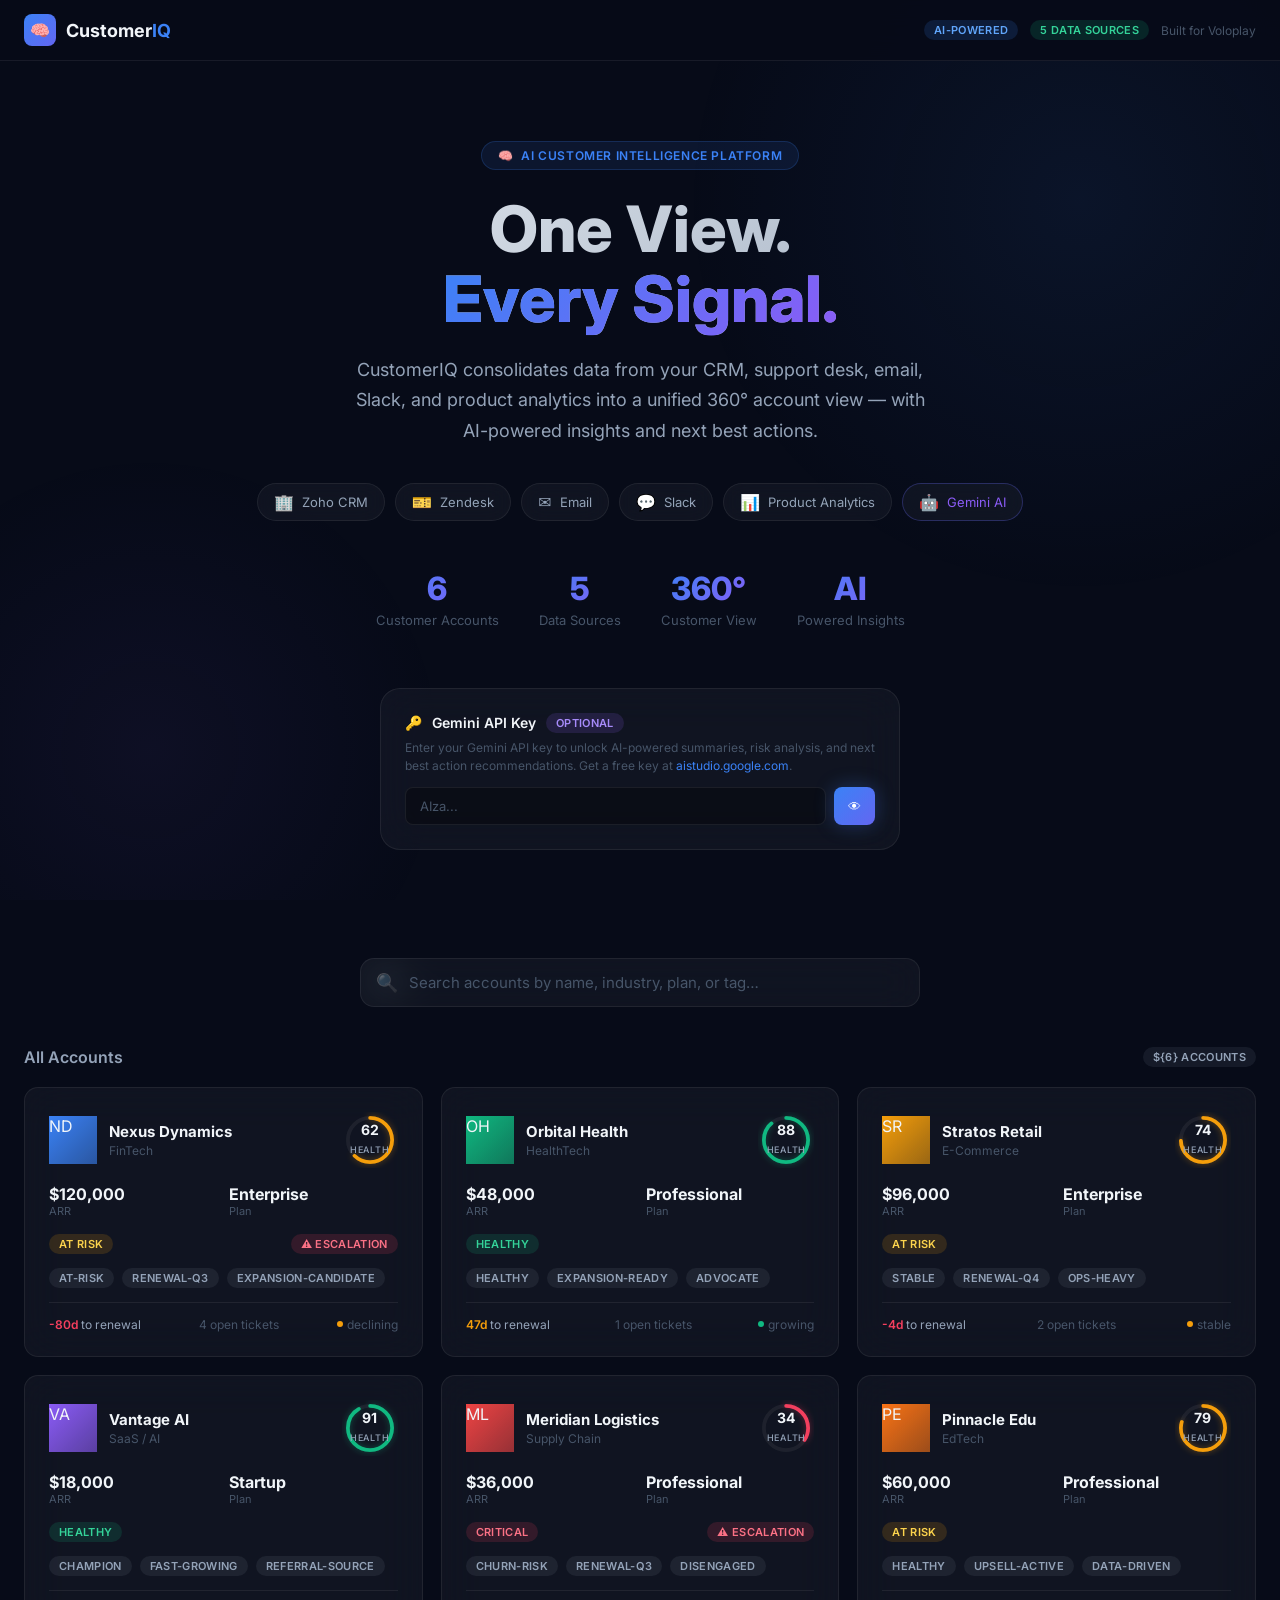
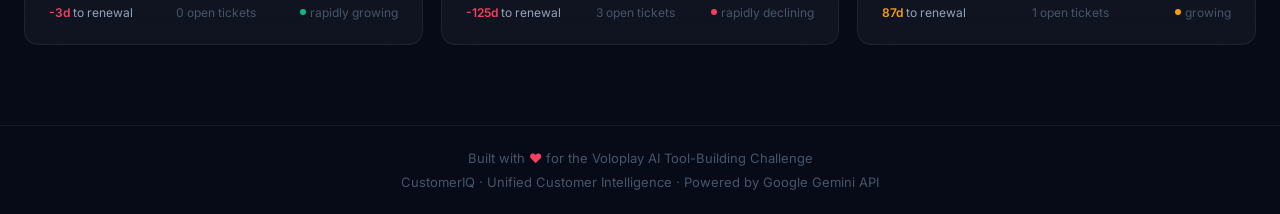
<file: index.html>
<!DOCTYPE html>
<html lang="en">
<head>
  <meta charset="UTF-8">
  <meta name="viewport" content="width=device-width, initial-scale=1.0">
  <title>CustomerIQ — Unified Customer Intelligence Platform</title>
  <meta name="description" content="CustomerIQ consolidates CRM, support tickets, email, Slack, and product usage data into a single AI-powered customer view with risk signals and next best actions.">

  <link rel="preconnect" href="https://fonts.googleapis.com">
  <link rel="preconnect" href="https://fonts.gstatic.com" crossorigin>
  <link rel="stylesheet" href="styles/main.css">
  <style>
    /* ── Landing Page Specific ── */
    .hero {
      padding: 80px 0 60px;
      text-align: center;
      position: relative;
    }
    .hero-eyebrow {
      display: inline-flex;
      align-items: center;
      gap: 8px;
      padding: 6px 16px;
      border-radius: 100px;
      background: rgba(59,130,246,0.1);
      border: 1px solid rgba(59,130,246,0.2);
      font-size: 12px;
      font-weight: 600;
      color: var(--blue);
      letter-spacing: 0.05em;
      text-transform: uppercase;
      margin-bottom: 24px;
    }
    .hero-title {
      font-size: clamp(36px, 6vw, 64px);
      font-weight: 800;
      line-height: 1.1;
      margin-bottom: 20px;
      background: linear-gradient(135deg, #F1F5F9 0%, #94A3B8 100%);
      -webkit-background-clip: text;
      -webkit-text-fill-color: transparent;
      background-clip: text;
    }
    .hero-title span {
      background: linear-gradient(135deg, #3B82F6, #8B5CF6);
      -webkit-background-clip: text;
      -webkit-text-fill-color: transparent;
      background-clip: text;
    }
    .hero-subtitle {
      font-size: 18px;
      color: var(--text-secondary);
      max-width: 580px;
      margin: 0 auto 36px;
      line-height: 1.7;
    }

    .sources-pill-row {
      display: flex;
      align-items: center;
      justify-content: center;
      gap: 10px;
      flex-wrap: wrap;
      margin-bottom: 48px;
    }
    .source-pill {
      display: flex;
      align-items: center;
      gap: 8px;
      padding: 8px 16px;
      background: var(--bg-card);
      border: 1px solid var(--border);
      border-radius: 100px;
      font-size: 13px;
      color: var(--text-secondary);
      backdrop-filter: blur(12px);
      transition: var(--transition);
    }
    .source-pill:hover { border-color: var(--border-bright); color: var(--text-primary); }
    .source-pill-icon { font-size: 16px; }

    .api-key-section {
      max-width: 520px;
      margin: 0 auto 48px;
      padding: 24px;
      background: var(--bg-card);
      border: 1px solid var(--border);
      border-radius: var(--radius-lg);
      backdrop-filter: blur(20px);
      text-align: left;
    }
    .api-key-title {
      display: flex;
      align-items: center;
      gap: 10px;
      font-size: 14px;
      font-weight: 600;
      margin-bottom: 6px;
    }
    .api-key-desc {
      font-size: 12px;
      color: var(--text-muted);
      margin-bottom: 12px;
      line-height: 1.5;
    }
    .api-key-input-row {
      display: flex;
      gap: 8px;
    }
    .api-key-field {
      flex: 1;
      padding: 10px 14px;
      background: rgba(0,0,0,0.3);
      border: 1px solid var(--border);
      border-radius: var(--radius-sm);
      color: var(--text-primary);
      font-size: 13px;
      outline: none;
      transition: var(--transition);
    }
    .api-key-field:focus {
      border-color: rgba(59,130,246,0.5);
      box-shadow: 0 0 0 3px rgba(59,130,246,0.1);
    }
    .api-key-field::placeholder { color: var(--text-muted); }

    .search-section {
      max-width: 560px;
      margin: 0 auto 40px;
      position: relative;
    }
    .search-icon {
      position: absolute;
      left: 16px;
      top: 50%;
      transform: translateY(-50%);
      font-size: 18px;
      pointer-events: none;
    }
    .search-input-field {
      width: 100%;
      padding: 14px 16px 14px 48px;
      background: rgba(255,255,255,0.04);
      border: 1px solid var(--border);
      border-radius: var(--radius);
      color: var(--text-primary);
      font-size: 15px;
      outline: none;
      transition: var(--transition);
      backdrop-filter: blur(20px);
    }
    .search-input-field:focus {
      border-color: rgba(59,130,246,0.4);
      box-shadow: 0 0 0 4px rgba(59,130,246,0.08);
      background: rgba(255,255,255,0.06);
    }
    .search-input-field::placeholder { color: var(--text-muted); }

    .accounts-section { padding-bottom: 80px; }
    .accounts-header {
      display: flex;
      align-items: center;
      justify-content: space-between;
      margin-bottom: 20px;
    }
    .accounts-title {
      font-size: 16px;
      font-weight: 600;
      color: var(--text-secondary);
    }
    .accounts-grid {
      display: grid;
      grid-template-columns: repeat(auto-fill, minmax(300px, 1fr));
      gap: 18px;
    }
    .account-card {
      cursor: pointer;
      transition: var(--transition-slow);
      position: relative;
      overflow: hidden;
    }
    .account-card::before {
      content: '';
      position: absolute;
      inset: 0;
      background: linear-gradient(135deg, rgba(59,130,246,0.04) 0%, transparent 60%);
      opacity: 0;
      transition: opacity 0.3s;
      pointer-events: none;
    }
    .account-card:hover {
      transform: translateY(-4px);
      border-color: rgba(59,130,246,0.25);
      box-shadow: 0 12px 40px rgba(0,0,0,0.4), 0 0 0 1px rgba(59,130,246,0.1);
    }
    .account-card:hover::before { opacity: 1; }

    .stats-row {
      display: flex;
      gap: 40px;
      justify-content: center;
      margin-bottom: 60px;
      flex-wrap: wrap;
    }
    .stat-box { text-align: center; }
    .stat-num {
      font-size: 32px;
      font-weight: 800;
      background: linear-gradient(135deg, #3B82F6, #8B5CF6);
      -webkit-background-clip: text;
      -webkit-text-fill-color: transparent;
      background-clip: text;
    }
    .stat-desc { font-size: 13px; color: var(--text-muted); margin-top: 4px; }

    footer {
      border-top: 1px solid var(--border);
      padding: 24px 0;
      text-align: center;
      font-size: 13px;
      color: var(--text-muted);
    }
  </style>
</head>
<body>
  <div class="bg-mesh"></div>

  <!-- Navigation -->
  <nav class="nav">
    <div class="nav-inner">
      <div class="nav-logo">
        <div class="nav-logo-icon">🧠</div>
        <div class="nav-logo-text">Customer<span>IQ</span></div>
      </div>
      <div class="flex items-center gap-3">
        <span class="badge badge-blue hide-mobile">AI-Powered</span>
        <span class="badge badge-emerald hide-mobile">5 Data Sources</span>
        <span style="font-size:12px;color:var(--text-muted);">Built for Voloplay</span>
      </div>
    </div>
  </nav>

  <main>
    <!-- Hero -->
    <section class="hero">
      <div class="container">
        <div class="hero-eyebrow">
          <span>🧠</span> AI Customer Intelligence Platform
        </div>
        <h1 class="hero-title">
          One View.<br><span>Every Signal.</span>
        </h1>
        <p class="hero-subtitle">
          CustomerIQ consolidates data from your CRM, support desk, email, Slack, and product analytics into a unified 360° account view — with AI-powered insights and next best actions.
        </p>

        <div class="sources-pill-row">
          <div class="source-pill"><span class="source-pill-icon">🏢</span>Zoho CRM</div>
          <div class="source-pill"><span class="source-pill-icon">🎫</span>Zendesk</div>
          <div class="source-pill"><span class="source-pill-icon">✉️</span>Email</div>
          <div class="source-pill"><span class="source-pill-icon">💬</span>Slack</div>
          <div class="source-pill"><span class="source-pill-icon">📊</span>Product Analytics</div>
          <div class="source-pill" style="border-color:rgba(99,102,241,0.3);color:var(--purple);"><span class="source-pill-icon">🤖</span>Gemini AI</div>
        </div>

        <!-- Stats -->
        <div class="stats-row">
          <div class="stat-box">
            <div class="stat-num">6</div>
            <div class="stat-desc">Customer Accounts</div>
          </div>
          <div class="stat-box">
            <div class="stat-num">5</div>
            <div class="stat-desc">Data Sources</div>
          </div>
          <div class="stat-box">
            <div class="stat-num">360°</div>
            <div class="stat-desc">Customer View</div>
          </div>
          <div class="stat-box">
            <div class="stat-num">AI</div>
            <div class="stat-desc">Powered Insights</div>
          </div>
        </div>

        <!-- API Key Input -->
        <div class="api-key-section">
          <div class="api-key-title">
            <span>🔑</span> Gemini API Key <span class="badge badge-purple">Optional</span>
          </div>
          <p class="api-key-desc">
            Enter your Gemini API key to unlock AI-powered summaries, risk analysis, and next best action recommendations. 
            Get a free key at <a href="https://aistudio.google.com/app/apikey" target="_blank" style="color:var(--blue);">aistudio.google.com</a>.
          </p>
          <div class="api-key-input-row">
            <input
              type="password"
              id="landing-api-key"
              class="api-key-field"
              placeholder="AIza..."
              autocomplete="off"
            >
            <button class="btn btn-primary btn-sm" onclick="document.getElementById('landing-api-key').type === 'password' ? (document.getElementById('landing-api-key').type='text') : (document.getElementById('landing-api-key').type='password')">
              👁
            </button>
          </div>
        </div>
      </div>
    </section>

    <!-- Accounts Section -->
    <section class="accounts-section">
      <div class="container">
        <!-- Search -->
        <div class="search-section">
          <span class="search-icon">🔍</span>
          <input
            type="text"
            id="search-input"
            class="search-input-field"
            placeholder="Search accounts by name, industry, plan, or tag…"
            autocomplete="off"
          >
        </div>

        <div class="accounts-header">
          <div class="accounts-title">All Accounts</div>
          <span class="badge badge-gray">${6} accounts</span>
        </div>

        <div class="accounts-grid" id="accounts-grid">
          <!-- Rendered by app.js -->
          <div style="grid-column:1/-1;text-align:center;padding:60px 0;">
            <div class="spinner" style="margin:0 auto 12px;width:32px;height:32px;"></div>
            <div style="color:var(--text-muted);">Loading accounts…</div>
          </div>
        </div>
      </div>
    </section>
  </main>

  <footer>
    <div class="container">
      <div style="margin-bottom:8px;">
        Built with <span style="color:var(--rose);">♥</span> for the Voloplay AI Tool-Building Challenge
      </div>
      <div>CustomerIQ · Unified Customer Intelligence · Powered by Google Gemini API</div>
    </div>
  </footer>

  <div class="toast-container" id="toast-container"></div>

  <script src="scripts/data.js"></script>
  <script src="scripts/ai.js"></script>
  <script src="scripts/app.js"></script>
</body>
</html>
</file>
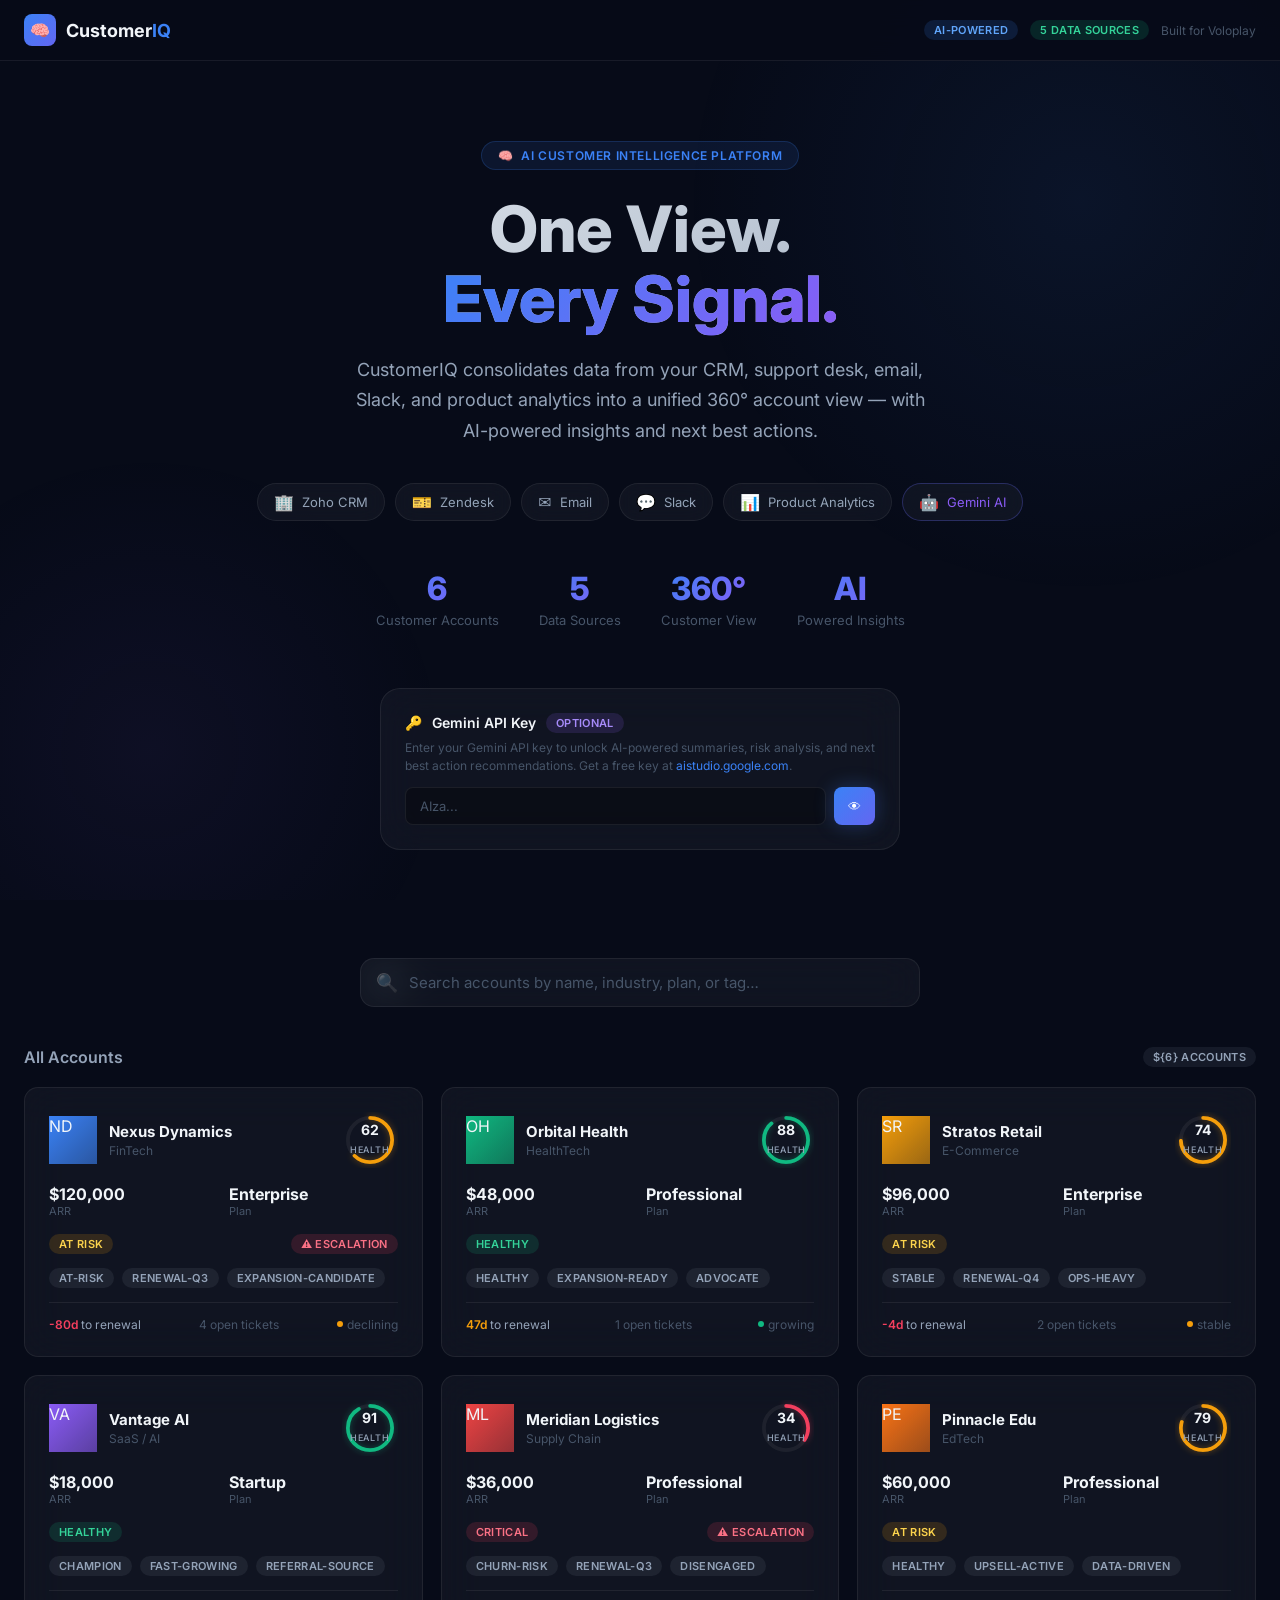
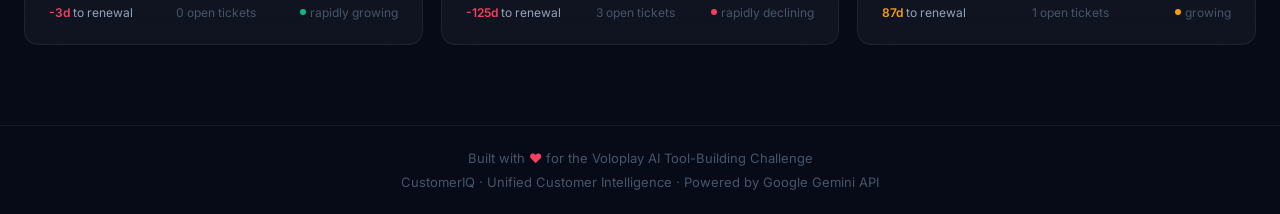
<file: dashboard.html>
<!DOCTYPE html>
<html lang="en">
<head>
  <meta charset="UTF-8">
  <meta name="viewport" content="width=device-width, initial-scale=1.0">
  <title>CustomerIQ — Account 360° View</title>
  <meta name="description" content="Unified 360° customer intelligence dashboard with AI-powered insights, risk signals, and next best action recommendations.">

  <link rel="preconnect" href="https://fonts.googleapis.com">
  <link rel="preconnect" href="https://fonts.gstatic.com" crossorigin>
  <link rel="stylesheet" href="styles/main.css">
  <link rel="stylesheet" href="styles/dashboard.css">

  <style>
    /* ── Dashboard page overrides ── */
    .page-wrap {
      padding: 0 24px;
      max-width: 1280px;
      margin: 0 auto;
    }

    .breadcrumb {
      display: flex;
      align-items: center;
      gap: 8px;
      padding: 16px 0 8px;
      font-size: 13px;
      color: var(--text-muted);
    }
    .breadcrumb-link { cursor: pointer; transition: color 0.2s; }
    .breadcrumb-link:hover { color: var(--text-primary); }
    .breadcrumb-sep { font-size: 10px; }
    .breadcrumb-current { color: var(--text-secondary); }

    /* ── Sources grid: on large screens go 2×3, usage spans 2 ── */
    @media (min-width: 900px) {
      .sources-grid {
        grid-template-columns: repeat(2, 1fr);
      }
      .sources-grid .source-card:last-child {
        grid-column: 1 / -1;
      }
    }
    @media (min-width: 1200px) {
      .sources-grid {
        grid-template-columns: repeat(3, 1fr);
      }
      .sources-grid .source-card:last-child {
        grid-column: 3 / 4;
      }
    }

    /* ── Sources usage card always full width under certain breakpoint ── */
    @media (max-width: 899px) {
      .sources-grid .source-card:last-child {
        grid-column: 1 / -1;
      }
    }
  </style>
</head>
<body>
  <div class="bg-mesh"></div>

  <!-- Navigation -->
  <nav class="nav">
    <div class="nav-inner">
      <a href="index.html" class="nav-logo" style="text-decoration:none;">
        <div class="nav-logo-icon">🧠</div>
        <div class="nav-logo-text">Customer<span>IQ</span></div>
      </a>
      <div class="flex items-center gap-3">
        <a href="index.html" class="btn btn-ghost btn-sm hide-mobile">← All Accounts</a>
        <span class="badge badge-purple" id="nav-company-badge">Loading…</span>
      </div>
    </div>
  </nav>

  <main>
    <div class="page-wrap">
      <!-- Breadcrumb -->
      <div class="breadcrumb">
        <span class="breadcrumb-link" onclick="window.location.href='index.html'">Home</span>
        <span class="breadcrumb-sep">›</span>
        <span class="breadcrumb-link" onclick="window.location.href='index.html'">Accounts</span>
        <span class="breadcrumb-sep">›</span>
        <span class="breadcrumb-current" id="breadcrumb-name">Loading…</span>
      </div>

      <!-- Account Header -->
      <div id="account-header">
        <!-- Rendered by dashboard.js -->
        <div class="card" style="padding:40px;text-align:center;margin-bottom:24px;">
          <div class="spinner" style="margin:0 auto 12px;width:36px;height:36px;"></div>
          <div style="color:var(--text-muted);">Loading account data…</div>
        </div>
      </div>

      <!-- Main Dashboard Layout -->
      <div class="dashboard-layout">
        <!-- Left Column -->
        <div>
          <!-- Source Cards -->
          <div class="section-header" style="margin-bottom:16px;">
            <div class="section-title">📡 Data Sources</div>
            <span class="badge badge-blue">5 Sources Active</span>
          </div>
          <div class="sources-grid" id="source-cards">
            <!-- Rendered by dashboard.js -->
            <div style="grid-column:1/-1;text-align:center;padding:40px 0;color:var(--text-muted);">
              <div class="spinner" style="margin:0 auto;"></div>
            </div>
          </div>

          <!-- Activity Timeline -->
          <div id="activity-timeline" style="margin-top:0;">
            <!-- Rendered by dashboard.js -->
          </div>

          <!-- Two-column grid: contacts + usage detail -->
          <div style="display:grid;grid-template-columns:1fr 1fr;gap:16px;margin-top:16px;">
            <div id="contacts-card"></div>
            <div id="usage-detail"></div>
          </div>

          <!-- Email Threads Section -->
          <div id="email-threads-section" style="margin-top:16px;"></div>
        </div>

        <!-- Right Column: AI Sidebar -->
        <div class="ai-sidebar">
          <div class="ai-panel">
            <div class="ai-panel-header">
              <div class="ai-icon-wrap">🤖</div>
              <div>
                <div class="ai-title">AI Intelligence</div>
                <div class="ai-subtitle">Powered by Gemini</div>
              </div>
            </div>

            <!-- API Key Input -->
            <div class="ai-key-input-wrap">
              <div class="ai-key-input-label">
                🔑 Gemini API Key
                <a href="https://aistudio.google.com/app/apikey" target="_blank"
                   style="color:var(--blue);font-size:11px;margin-left:4px;">Get free key →</a>
              </div>
              <input
                type="password"
                id="ai-key-input"
                class="ai-key-input"
                placeholder="AIza..."
                autocomplete="off"
              >
            </div>

            <!-- Generate Button -->
            <button id="ai-generate-btn" class="ai-generate-btn" onclick="triggerAIAnalysis()">
              ✨ Generate AI Analysis
            </button>

            <!-- What's included info -->
            <div style="margin-top:14px;padding:12px;background:rgba(0,0,0,0.2);border-radius:8px;font-size:12px;color:var(--text-muted);line-height:1.6;">
              AI analysis includes:<br>
              📋 Executive summary · ⚠️ Risk signals<br>
              🚀 Opportunities · ✅ Next best actions
            </div>

            <!-- AI Results Panel -->
            <div id="ai-results">
              <!-- Rendered by dashboard.js -->
            </div>
          </div>

          <!-- Quick Stats Card -->
          <div class="card" style="padding:20px;margin-top:16px;" id="quick-stats-card">
            <div class="section-title" style="margin-bottom:14px;">⚡ Quick Stats</div>
            <div id="quick-stats-content">
              <!-- Populated after init -->
            </div>
          </div>
        </div>
      </div>
    </div>
  </main>

  <div class="toast-container" id="toast-container"></div>

  <script src="scripts/data.js"></script>
  <script src="scripts/ai.js"></script>
  <script src="scripts/dashboard.js"></script>

  <script>
    // Additional init: set nav badge and breadcrumb, render quick stats
    document.addEventListener('DOMContentLoaded', () => {
      setTimeout(() => {
        if (!currentCustomer) return;
        const c = currentCustomer;
        document.getElementById('nav-company-badge').textContent = c.company;
        document.getElementById('breadcrumb-name').textContent = c.company;
        document.title = `${c.company} — CustomerIQ`;

        // Quick Stats
        const days = daysUntil(c.crm.renewalDate);
        const renewalColor = days < 30 ? 'var(--rose)' : days < 90 ? 'var(--amber)' : 'var(--emerald)';
        document.getElementById('quick-stats-content').innerHTML = `
          <div style="display:flex;flex-direction:column;gap:10px;">
            <div style="display:flex;justify-content:space-between;font-size:13px;">
              <span style="color:var(--text-muted);">ARR</span>
              <span style="font-weight:600;">${formatCurrency(c.crm.arr)}</span>
            </div>
            <div style="display:flex;justify-content:space-between;font-size:13px;">
              <span style="color:var(--text-muted);">Plan</span>
              <span style="font-weight:600;">${c.crm.plan}</span>
            </div>
            <div style="display:flex;justify-content:space-between;font-size:13px;">
              <span style="color:var(--text-muted);">Renewal</span>
              <span style="font-weight:600;color:${renewalColor};">${days}d away</span>
            </div>
            <div style="display:flex;justify-content:space-between;font-size:13px;">
              <span style="color:var(--text-muted);">DAU/MAU</span>
              <span style="font-weight:600;">${Math.round(c.usage.dauMauRatio*100)}%</span>
            </div>
            <div style="display:flex;justify-content:space-between;font-size:13px;">
              <span style="color:var(--text-muted);">Adoption</span>
              <span style="font-weight:600;">${Math.round(c.usage.adoptionRate*100)}%</span>
            </div>
            <div style="display:flex;justify-content:space-between;font-size:13px;">
              <span style="color:var(--text-muted);">Plan util.</span>
              <span style="font-weight:600;">${Math.round(c.usage.planUtilization*100)}%</span>
            </div>
            <hr class="divider">
            <div style="display:flex;justify-content:space-between;font-size:13px;">
              <span style="color:var(--text-muted);">Open tickets</span>
              <span style="font-weight:600;color:${c.support.openTickets>2?'var(--rose)':'var(--text-primary)'};">${c.support.openTickets}</span>
            </div>
            <div style="display:flex;justify-content:space-between;font-size:13px;">
              <span style="color:var(--text-muted);">Escalations</span>
              <span style="font-weight:600;color:${c.support.escalations>0?'var(--rose)':'var(--emerald)'};">${c.support.escalations}</span>
            </div>
            <div style="display:flex;justify-content:space-between;font-size:13px;">
              <span style="color:var(--text-muted);">NPS Score</span>
              <span style="font-weight:600;color:${c.crm.npsScore>=8?'var(--emerald)':c.crm.npsScore>=6?'var(--amber)':'var(--rose)'};">${c.crm.npsScore}/10</span>
            </div>
            <div style="display:flex;justify-content:space-between;font-size:13px;">
              <span style="color:var(--text-muted);">Login trend</span>
              <span style="font-weight:600;text-transform:capitalize;">${c.usage.loginTrend}</span>
            </div>
          </div>`;

        // Email threads detail section
        document.getElementById('email-threads-section').innerHTML = `
          <div class="card" style="padding:20px;">
            <div class="section-header" style="margin-bottom:14px;">
              <div class="section-title">✉️ Recent Email Threads</div>
              <span class="badge ${c.emails.sentiment.includes('positive') ? 'badge-emerald' : c.emails.sentiment.includes('negative') ? 'badge-rose' : 'badge-amber'}">
                ${getSentimentIcon(c.emails.sentiment)} ${c.emails.sentiment}
              </span>
            </div>
            <div style="display:flex;flex-direction:column;gap:10px;">
              ${c.emails.threads.map(e => `
                <div style="padding:12px 14px;background:var(--bg-card);border:1px solid var(--border);border-radius:var(--radius-sm);">
                  <div style="display:flex;align-items:center;gap:8px;margin-bottom:6px;">
                    <span style="font-size:12px;font-weight:600;color:var(--text-secondary);">${e.from}</span>
                    <span style="font-size:11px;color:var(--text-muted);">${formatDate(e.date)}</span>
                    <span class="badge ${e.sentiment === 'positive' ? 'badge-emerald' : e.sentiment === 'negative' ? 'badge-rose' : 'badge-gray'}" style="margin-left:auto;">
                      ${e.sentiment}
                    </span>
                  </div>
                  <div style="font-size:13px;font-weight:500;margin-bottom:4px;">${e.subject}</div>
                  <div style="font-size:12px;color:var(--text-muted);line-height:1.5;font-style:italic;">"${e.snippet}"</div>
                </div>`).join('')}
            </div>
          </div>`;

      }, 200);
    });
  </script>
</body>
</html>
</file>
<file: styles/main.css>
/* ============================================================
   CustomerIQ — Main Design System
   ============================================================ */

@import url('https://fonts.googleapis.com/css2?family=Inter:wght@300;400;500;600;700;800&display=swap');

/* ── Tokens ── */
:root {
  --bg-base: #070B18;
  --bg-surface: #0D1225;
  --bg-card: rgba(255,255,255,0.04);
  --bg-card-hover: rgba(255,255,255,0.07);
  --bg-glass: rgba(13,18,37,0.85);
  --border: rgba(255,255,255,0.07);
  --border-bright: rgba(255,255,255,0.12);

  --blue: #3B82F6;
  --blue-glow: rgba(59,130,246,0.25);
  --emerald: #10B981;
  --emerald-glow: rgba(16,185,129,0.2);
  --amber: #F59E0B;
  --amber-glow: rgba(245,158,11,0.2);
  --rose: #F43F5E;
  --rose-glow: rgba(244,63,94,0.2);
  --purple: #8B5CF6;
  --orange: #F97316;

  --text-primary: #F1F5F9;
  --text-secondary: #94A3B8;
  --text-muted: #475569;

  --radius-sm: 8px;
  --radius: 14px;
  --radius-lg: 20px;
  --radius-xl: 28px;

  --shadow-sm: 0 2px 8px rgba(0,0,0,0.3);
  --shadow: 0 4px 24px rgba(0,0,0,0.4);
  --shadow-lg: 0 8px 48px rgba(0,0,0,0.5);
  --shadow-glow-blue: 0 0 40px rgba(59,130,246,0.15);

  --transition: all 0.2s cubic-bezier(0.4,0,0.2,1);
  --transition-slow: all 0.4s cubic-bezier(0.4,0,0.2,1);
}

/* ── Reset ── */
*, *::before, *::after { box-sizing: border-box; margin: 0; padding: 0; }

html { scroll-behavior: smooth; }

body {
  font-family: 'Inter', system-ui, sans-serif;
  background: var(--bg-base);
  color: var(--text-primary);
  min-height: 100vh;
  -webkit-font-smoothing: antialiased;
  overflow-x: hidden;
}

a { color: inherit; text-decoration: none; }
button { cursor: pointer; border: none; font-family: inherit; }
input { font-family: inherit; }

/* ── Scrollbar ── */
::-webkit-scrollbar { width: 6px; }
::-webkit-scrollbar-track { background: var(--bg-surface); }
::-webkit-scrollbar-thumb { background: rgba(255,255,255,0.1); border-radius: 3px; }
::-webkit-scrollbar-thumb:hover { background: rgba(255,255,255,0.2); }

/* ── Background Mesh ── */
.bg-mesh {
  position: fixed;
  inset: 0;
  z-index: 0;
  pointer-events: none;
  overflow: hidden;
}
.bg-mesh::before {
  content: '';
  position: absolute;
  width: 800px; height: 800px;
  background: radial-gradient(circle, rgba(59,130,246,0.08) 0%, transparent 70%);
  top: -200px; right: -200px;
  animation: float1 20s ease-in-out infinite;
}
.bg-mesh::after {
  content: '';
  position: absolute;
  width: 600px; height: 600px;
  background: radial-gradient(circle, rgba(139,92,246,0.06) 0%, transparent 70%);
  bottom: -150px; left: -150px;
  animation: float2 25s ease-in-out infinite;
}

@keyframes float1 {
  0%, 100% { transform: translate(0, 0) scale(1); }
  33% { transform: translate(-50px, 80px) scale(1.1); }
  66% { transform: translate(80px, -50px) scale(0.9); }
}
@keyframes float2 {
  0%, 100% { transform: translate(0, 0) scale(1); }
  50% { transform: translate(60px, -80px) scale(1.15); }
}

/* ── Utilities ── */
.container { max-width: 1280px; margin: 0 auto; padding: 0 24px; position: relative; z-index: 1; }

.flex { display: flex; }
.flex-col { display: flex; flex-direction: column; }
.items-center { align-items: center; }
.justify-between { justify-content: space-between; }
.gap-2 { gap: 8px; }
.gap-3 { gap: 12px; }
.gap-4 { gap: 16px; }
.gap-6 { gap: 24px; }
.gap-8 { gap: 32px; }

/* ── Buttons ── */
.btn {
  display: inline-flex;
  align-items: center;
  gap: 8px;
  padding: 10px 20px;
  border-radius: var(--radius-sm);
  font-size: 14px;
  font-weight: 500;
  transition: var(--transition);
  white-space: nowrap;
}

.btn-primary {
  background: linear-gradient(135deg, #3B82F6, #6366F1);
  color: white;
  box-shadow: 0 0 20px rgba(59,130,246,0.3);
}
.btn-primary:hover {
  transform: translateY(-1px);
  box-shadow: 0 4px 24px rgba(59,130,246,0.45);
}
.btn-primary:active { transform: translateY(0); }

.btn-secondary {
  background: var(--bg-card);
  color: var(--text-secondary);
  border: 1px solid var(--border);
}
.btn-secondary:hover {
  background: var(--bg-card-hover);
  color: var(--text-primary);
  border-color: var(--border-bright);
}

.btn-ghost {
  background: transparent;
  color: var(--text-secondary);
  padding: 8px 12px;
}
.btn-ghost:hover { color: var(--text-primary); background: var(--bg-card); border-radius: var(--radius-sm); }

.btn-sm { padding: 7px 14px; font-size: 13px; }
.btn-lg { padding: 14px 28px; font-size: 16px; font-weight: 600; }

.btn-ai {
  background: linear-gradient(135deg, #6366F1, #8B5CF6);
  color: white;
  box-shadow: 0 0 24px rgba(99,102,241,0.35);
}
.btn-ai:hover {
  transform: translateY(-1px);
  box-shadow: 0 6px 30px rgba(99,102,241,0.5);
}

/* ── Cards ── */
.card {
  background: var(--bg-card);
  border: 1px solid var(--border);
  border-radius: var(--radius);
  transition: var(--transition);
  backdrop-filter: blur(20px);
  -webkit-backdrop-filter: blur(20px);
}
.card:hover {
  background: var(--bg-card-hover);
  border-color: var(--border-bright);
}
.card.glow-blue { box-shadow: var(--shadow-glow-blue); }

/* ── Tags / Badges ── */
.badge {
  display: inline-flex;
  align-items: center;
  gap: 4px;
  padding: 3px 10px;
  border-radius: 100px;
  font-size: 11px;
  font-weight: 600;
  letter-spacing: 0.03em;
  text-transform: uppercase;
}
.badge-blue { background: rgba(59,130,246,0.15); color: #60A5FA; }
.badge-emerald { background: rgba(16,185,129,0.15); color: #34D399; }
.badge-amber { background: rgba(245,158,11,0.15); color: #FCD34D; }
.badge-rose { background: rgba(244,63,94,0.15); color: #FB7185; }
.badge-purple { background: rgba(139,92,246,0.15); color: #A78BFA; }
.badge-gray { background: rgba(148,163,184,0.1); color: #94A3B8; }

/* ── Health Score Ring ── */
.health-ring-wrap {
  position: relative;
  display: inline-flex;
  align-items: center;
  justify-content: center;
}
.health-ring-wrap svg { transform: rotate(-90deg); }
.health-ring-bg { fill: none; stroke: rgba(255,255,255,0.06); }
.health-ring-fill {
  fill: none;
  stroke-linecap: round;
  transition: stroke-dashoffset 1.2s cubic-bezier(0.4,0,0.2,1);
}
.health-ring-text {
  position: absolute;
  text-align: center;
  line-height: 1.2;
}
.health-ring-score {
  font-size: 18px;
  font-weight: 700;
  color: var(--text-primary);
  display: block;
}
.health-ring-label {
  font-size: 9px;
  font-weight: 500;
  color: var(--text-secondary);
  text-transform: uppercase;
  letter-spacing: 0.08em;
}

/* ── Health color classes ── */
.health-good  { color: var(--emerald); }
.health-medium { color: var(--amber); }
.health-critical { color: var(--rose); }

/* ── Tooltips ── */
[data-tooltip] { position: relative; }
[data-tooltip]::after {
  content: attr(data-tooltip);
  position: absolute;
  bottom: calc(100% + 6px);
  left: 50%;
  transform: translateX(-50%);
  background: #1E293B;
  color: var(--text-primary);
  font-size: 12px;
  padding: 5px 10px;
  border-radius: 6px;
  white-space: nowrap;
  pointer-events: none;
  opacity: 0;
  transition: opacity 0.2s;
  z-index: 100;
}
[data-tooltip]:hover::after { opacity: 1; }

/* ── Divider ── */
.divider {
  border: none;
  border-top: 1px solid var(--border);
  margin: 0;
}

/* ── Section Labels ── */
.section-label {
  font-size: 11px;
  font-weight: 600;
  letter-spacing: 0.1em;
  text-transform: uppercase;
  color: var(--text-muted);
}

/* ── Stat Numbers (count-up) ── */
.stat-number {
  font-size: 28px;
  font-weight: 700;
  color: var(--text-primary);
  line-height: 1;
}
.stat-label {
  font-size: 12px;
  color: var(--text-secondary);
  margin-top: 4px;
}

/* ── Trend Indicators ── */
.trend-up { color: var(--emerald); }
.trend-down { color: var(--rose); }
.trend-flat { color: var(--text-muted); }

/* ── Loading Spinner ── */
.spinner {
  width: 20px; height: 20px;
  border: 2px solid rgba(255,255,255,0.1);
  border-top-color: var(--blue);
  border-radius: 50%;
  animation: spin 0.7s linear infinite;
}
@keyframes spin { to { transform: rotate(360deg); } }

/* ── Pulse dot ── */
.pulse-dot {
  width: 8px; height: 8px;
  border-radius: 50%;
  background: var(--emerald);
  box-shadow: 0 0 0 0 var(--emerald-glow);
  animation: pulse 2s infinite;
}
.pulse-dot.red { background: var(--rose); box-shadow: 0 0 0 0 var(--rose-glow); }
.pulse-dot.amber { background: var(--amber); box-shadow: 0 0 0 0 var(--amber-glow); }

@keyframes pulse {
  0% { box-shadow: 0 0 0 0 currentColor; }
  70% { box-shadow: 0 0 0 8px transparent; }
  100% { box-shadow: 0 0 0 0 transparent; }
}

/* ── Fade-in animation ── */
.fade-in {
  animation: fadeIn 0.5s ease forwards;
}
.fade-in-up {
  animation: fadeInUp 0.5s ease forwards;
  opacity: 0;
}
@keyframes fadeIn {
  from { opacity: 0; } to { opacity: 1; }
}
@keyframes fadeInUp {
  from { opacity: 0; transform: translateY(20px); }
  to { opacity: 1; transform: translateY(0); }
}

.delay-1 { animation-delay: 0.1s; }
.delay-2 { animation-delay: 0.2s; }
.delay-3 { animation-delay: 0.3s; }
.delay-4 { animation-delay: 0.4s; }
.delay-5 { animation-delay: 0.5s; }

/* ── Modal ── */
.modal-overlay {
  position: fixed;
  inset: 0;
  background: rgba(0,0,0,0.7);
  backdrop-filter: blur(8px);
  z-index: 1000;
  display: flex;
  align-items: center;
  justify-content: center;
  padding: 24px;
  opacity: 0;
  pointer-events: none;
  transition: opacity 0.3s;
}
.modal-overlay.open {
  opacity: 1;
  pointer-events: all;
}
.modal {
  background: #0F172A;
  border: 1px solid var(--border-bright);
  border-radius: var(--radius-xl);
  width: 100%;
  max-width: 720px;
  max-height: 85vh;
  overflow: hidden;
  display: flex;
  flex-direction: column;
  box-shadow: 0 24px 80px rgba(0,0,0,0.7);
  transform: scale(0.95) translateY(20px);
  transition: transform 0.3s cubic-bezier(0.4,0,0.2,1);
}
.modal-overlay.open .modal { transform: scale(1) translateY(0); }
.modal-header {
  display: flex;
  align-items: center;
  justify-content: space-between;
  padding: 20px 24px;
  border-bottom: 1px solid var(--border);
}
.modal-body { overflow-y: auto; padding: 24px; flex: 1; }
.modal-close {
  background: var(--bg-card);
  border: 1px solid var(--border);
  color: var(--text-secondary);
  width: 32px; height: 32px;
  border-radius: 8px;
  display: flex;
  align-items: center;
  justify-content: center;
  font-size: 18px;
  transition: var(--transition);
}
.modal-close:hover { color: var(--text-primary); background: var(--bg-card-hover); }

/* ── Toasts ── */
.toast-container {
  position: fixed;
  bottom: 24px;
  right: 24px;
  z-index: 2000;
  display: flex;
  flex-direction: column;
  gap: 10px;
}
.toast {
  background: #1E293B;
  border: 1px solid var(--border-bright);
  border-radius: var(--radius-sm);
  padding: 12px 16px;
  font-size: 14px;
  display: flex;
  align-items: center;
  gap: 10px;
  animation: slideInRight 0.3s ease forwards;
  min-width: 240px;
  box-shadow: var(--shadow);
}
.toast.success { border-left: 3px solid var(--emerald); }
.toast.error { border-left: 3px solid var(--rose); }
.toast.info { border-left: 3px solid var(--blue); }

@keyframes slideInRight {
  from { opacity: 0; transform: translateX(20px); }
  to { opacity: 1; transform: translateX(0); }
}
@keyframes slideOutRight {
  from { opacity: 1; transform: translateX(0); }
  to { opacity: 0; transform: translateX(20px); }
}

/* ── Nav ── */
.nav {
  position: sticky;
  top: 0;
  z-index: 100;
  backdrop-filter: blur(20px);
  -webkit-backdrop-filter: blur(20px);
  background: rgba(7,11,24,0.9);
  border-bottom: 1px solid var(--border);
  padding: 0 24px;
}
.nav-inner {
  max-width: 1280px;
  margin: 0 auto;
  display: flex;
  align-items: center;
  justify-content: space-between;
  height: 60px;
}
.nav-logo {
  display: flex;
  align-items: center;
  gap: 10px;
  font-weight: 700;
  font-size: 18px;
}
.nav-logo-icon {
  width: 32px; height: 32px;
  background: linear-gradient(135deg, #3B82F6, #6366F1);
  border-radius: 8px;
  display: flex;
  align-items: center;
  justify-content: center;
  font-size: 16px;
}
.nav-logo-text { color: var(--text-primary); }
.nav-logo-text span { color: var(--blue); }

/* ── Progress bar ── */
.progress-bar {
  height: 6px;
  background: rgba(255,255,255,0.06);
  border-radius: 100px;
  overflow: hidden;
}
.progress-fill {
  height: 100%;
  border-radius: 100px;
  transition: width 1s cubic-bezier(0.4,0,0.2,1);
}

/* ── Responsive ── */
@media (max-width: 768px) {
  .container { padding: 0 16px; }
  .hide-mobile { display: none !important; }
}
@media (max-width: 480px) {
  .hide-sm { display: none !important; }
}
</file>
<file: styles/dashboard.css>
/* ============================================================
   CustomerIQ — Dashboard Styles
   ============================================================ */

/* ── Dashboard Layout ── */
.dashboard-layout {
  display: grid;
  grid-template-columns: 1fr 380px;
  gap: 24px;
  padding: 28px 0 60px;
  align-items: start;
}

@media (max-width: 1100px) {
  .dashboard-layout {
    grid-template-columns: 1fr;
  }
}

/* ── Account Header ── */
.account-header {
  padding: 28px 32px;
  margin-bottom: 24px;
  position: relative;
  overflow: hidden;
}
.account-header::before {
  content: '';
  position: absolute;
  inset: 0;
  background: linear-gradient(135deg, rgba(59,130,246,0.06) 0%, transparent 60%);
  pointer-events: none;
}
.account-header-top {
  display: flex;
  align-items: flex-start;
  justify-content: space-between;
  gap: 20px;
  flex-wrap: wrap;
}
.account-identity {
  display: flex;
  align-items: center;
  gap: 16px;
}
.account-logo {
  width: 64px; height: 64px;
  border-radius: 16px;
  display: flex;
  align-items: center;
  justify-content: center;
  font-weight: 800;
  font-size: 20px;
  color: white;
  flex-shrink: 0;
  position: relative;
}
.account-logo::after {
  content: '';
  position: absolute;
  inset: -1px;
  border-radius: 17px;
  background: linear-gradient(135deg, rgba(255,255,255,0.2), transparent);
  pointer-events: none;
}
.account-name { font-size: 26px; font-weight: 700; margin-bottom: 6px; }
.account-meta {
  display: flex;
  align-items: center;
  gap: 16px;
  flex-wrap: wrap;
}
.account-meta-item {
  display: flex;
  align-items: center;
  gap: 6px;
  font-size: 13px;
  color: var(--text-secondary);
}
.account-meta-item .icon { font-size: 14px; }

.account-kpis {
  display: flex;
  gap: 32px;
  margin-top: 24px;
  padding-top: 24px;
  border-top: 1px solid var(--border);
  flex-wrap: wrap;
}
.kpi-item { flex: 1; min-width: 120px; }
.kpi-value {
  font-size: 22px;
  font-weight: 700;
  color: var(--text-primary);
  line-height: 1;
}
.kpi-label {
  font-size: 12px;
  color: var(--text-secondary);
  margin-top: 4px;
  font-weight: 500;
}
.kpi-sub { font-size: 11px; color: var(--text-muted); margin-top: 2px; }

.renewal-badge {
  display: inline-flex;
  align-items: center;
  gap: 6px;
  padding: 6px 14px;
  border-radius: 100px;
  font-size: 12px;
  font-weight: 600;
  margin-left: 8px;
}

/* ── Source Cards Grid ── */
.sources-grid {
  display: grid;
  grid-template-columns: repeat(auto-fill, minmax(260px, 1fr));
  gap: 16px;
  margin-bottom: 24px;
}

.source-card {
  padding: 20px;
  border-radius: var(--radius);
}
.source-card-header {
  display: flex;
  align-items: center;
  justify-content: space-between;
  margin-bottom: 16px;
}
.source-icon {
  width: 36px; height: 36px;
  border-radius: 10px;
  display: flex;
  align-items: center;
  justify-content: center;
  font-size: 18px;
  flex-shrink: 0;
}
.source-name {
  font-size: 12px;
  font-weight: 600;
  color: var(--text-muted);
  text-transform: uppercase;
  letter-spacing: 0.08em;
  margin-bottom: 2px;
}
.source-status {
  font-size: 13px;
  font-weight: 500;
  color: var(--text-secondary);
}

.source-stats {
  display: grid;
  grid-template-columns: 1fr 1fr;
  gap: 12px;
  margin-bottom: 14px;
}
.source-stat-value {
  font-size: 20px;
  font-weight: 700;
  line-height: 1;
}
.source-stat-label {
  font-size: 11px;
  color: var(--text-muted);
  margin-top: 3px;
}

.source-items {
  display: flex;
  flex-direction: column;
  gap: 6px;
}
.source-item {
  display: flex;
  align-items: flex-start;
  gap: 8px;
  font-size: 12px;
  color: var(--text-secondary);
  line-height: 1.4;
}
.source-item-icon { font-size: 13px; flex-shrink: 0; margin-top: 1px; }

/* ── Timeline ── */
.timeline-section { margin-bottom: 24px; }
.section-header {
  display: flex;
  align-items: center;
  justify-content: space-between;
  margin-bottom: 16px;
}
.section-title {
  font-size: 16px;
  font-weight: 600;
  display: flex;
  align-items: center;
  gap: 8px;
}

.timeline {
  display: flex;
  flex-direction: column;
  gap: 0;
  position: relative;
  padding-left: 32px;
}
.timeline::before {
  content: '';
  position: absolute;
  left: 12px;
  top: 0;
  bottom: 0;
  width: 1px;
  background: var(--border);
}
.timeline-item {
  position: relative;
  padding: 14px 16px;
  border-radius: var(--radius-sm);
  margin-bottom: 6px;
  transition: var(--transition);
}
.timeline-item:hover { background: var(--bg-card-hover); }
.timeline-dot {
  position: absolute;
  left: -26px;
  top: 17px;
  width: 22px; height: 22px;
  background: var(--bg-surface);
  border: 1px solid var(--border);
  border-radius: 50%;
  display: flex;
  align-items: center;
  justify-content: center;
  font-size: 11px;
  z-index: 1;
}
.timeline-date {
  font-size: 11px;
  color: var(--text-muted);
  font-weight: 500;
  margin-bottom: 3px;
}
.timeline-title {
  font-size: 13px;
  color: var(--text-primary);
  font-weight: 500;
  line-height: 1.4;
  margin-bottom: 3px;
}
.timeline-meta {
  font-size: 11px;
  color: var(--text-muted);
}
.timeline-source {
  display: inline-flex;
  align-items: center;
  gap: 4px;
  padding: 2px 7px;
  border-radius: 4px;
  font-size: 10px;
  font-weight: 600;
  text-transform: uppercase;
  letter-spacing: 0.06em;
  margin-right: 6px;
}
.source-ticket { background: rgba(244,63,94,0.12); color: #FB7185; }
.source-email { background: rgba(59,130,246,0.12); color: #60A5FA; }
.source-slack { background: rgba(139,92,246,0.12); color: #A78BFA; }

/* ── Features Adoption Bar ── */
.feature-list {
  display: flex;
  flex-direction: column;
  gap: 8px;
}
.feature-item {
  display: flex;
  align-items: center;
  gap: 10px;
  font-size: 13px;
}
.feature-name { flex: 1; color: var(--text-secondary); }
.feature-adopted { color: var(--emerald); font-size: 16px; }
.feature-missing { color: var(--text-muted); font-size: 16px; }

/* ── Ticket Cards ── */
.ticket-list { display: flex; flex-direction: column; gap: 8px; }
.ticket-card {
  padding: 12px 14px;
  background: var(--bg-card);
  border: 1px solid var(--border);
  border-radius: var(--radius-sm);
  transition: var(--transition);
}
.ticket-card:hover { border-color: var(--border-bright); }
.ticket-header { display: flex; align-items: center; gap: 8px; margin-bottom: 5px; }
.ticket-id { font-size: 11px; font-weight: 600; color: var(--text-muted); font-family: monospace; }
.ticket-issue { font-size: 13px; color: var(--text-secondary); line-height: 1.4; }

/* ── AI Sidebar ── */
.ai-sidebar { position: sticky; top: 84px; }

.ai-panel {
  padding: 24px;
  border-radius: var(--radius-lg);
  border: 1px solid rgba(99,102,241,0.2);
  background: linear-gradient(135deg, rgba(99,102,241,0.06) 0%, rgba(139,92,246,0.04) 100%);
  backdrop-filter: blur(20px);
}

.ai-panel-header {
  display: flex;
  align-items: center;
  gap: 12px;
  margin-bottom: 20px;
}
.ai-icon-wrap {
  width: 40px; height: 40px;
  background: linear-gradient(135deg, #6366F1, #8B5CF6);
  border-radius: 12px;
  display: flex;
  align-items: center;
  justify-content: center;
  font-size: 20px;
  flex-shrink: 0;
  box-shadow: 0 0 20px rgba(99,102,241,0.4);
}
.ai-title { font-size: 15px; font-weight: 700; }
.ai-subtitle { font-size: 12px; color: var(--text-secondary); }

.ai-generate-btn {
  width: 100%;
  padding: 14px;
  border-radius: var(--radius-sm);
  background: linear-gradient(135deg, #6366F1, #8B5CF6);
  color: white;
  font-size: 14px;
  font-weight: 600;
  display: flex;
  align-items: center;
  justify-content: center;
  gap: 8px;
  transition: var(--transition);
  box-shadow: 0 0 24px rgba(99,102,241,0.3);
  border: 1px solid rgba(255,255,255,0.1);
}
.ai-generate-btn:hover {
  transform: translateY(-1px);
  box-shadow: 0 6px 32px rgba(99,102,241,0.5);
}
.ai-generate-btn:disabled {
  opacity: 0.6;
  cursor: not-allowed;
  transform: none;
}

.ai-key-input-wrap {
  margin-bottom: 14px;
}
.ai-key-input-label {
  font-size: 12px;
  color: var(--text-secondary);
  margin-bottom: 6px;
  display: flex;
  align-items: center;
  gap: 6px;
}
.ai-key-input {
  width: 100%;
  padding: 10px 12px;
  background: rgba(0,0,0,0.3);
  border: 1px solid var(--border);
  border-radius: var(--radius-sm);
  color: var(--text-primary);
  font-size: 13px;
  outline: none;
  transition: var(--transition);
}
.ai-key-input:focus {
  border-color: rgba(99,102,241,0.5);
  box-shadow: 0 0 0 3px rgba(99,102,241,0.1);
}
.ai-key-input::placeholder { color: var(--text-muted); }

/* ── AI Results ── */
.ai-results { margin-top: 20px; display: flex; flex-direction: column; gap: 16px; }

.ai-section {
  padding: 14px;
  border-radius: var(--radius-sm);
  background: rgba(0,0,0,0.2);
  border: 1px solid var(--border);
}
.ai-section-title {
  font-size: 11px;
  font-weight: 700;
  text-transform: uppercase;
  letter-spacing: 0.1em;
  margin-bottom: 10px;
  display: flex;
  align-items: center;
  gap: 6px;
}

.ai-summary-text {
  font-size: 13px;
  color: var(--text-secondary);
  line-height: 1.65;
}

.risk-item {
  display: flex;
  align-items: flex-start;
  gap: 10px;
  padding: 9px 10px;
  border-radius: 8px;
  margin-bottom: 6px;
  font-size: 12px;
}
.risk-item:last-child { margin-bottom: 0; }
.risk-severity {
  font-size: 9px;
  font-weight: 800;
  letter-spacing: 0.08em;
  padding: 3px 7px;
  border-radius: 4px;
  flex-shrink: 0;
  margin-top: 1px;
}
.risk-text { color: var(--text-secondary); line-height: 1.45; }
.risk-source { font-size: 10px; color: var(--text-muted); margin-top: 2px; }

.opportunity-item {
  display: flex;
  align-items: flex-start;
  gap: 10px;
  padding: 9px 10px;
  border-radius: 8px;
  background: rgba(16,185,129,0.06);
  border: 1px solid rgba(16,185,129,0.1);
  margin-bottom: 6px;
  font-size: 12px;
}
.opportunity-item:last-child { margin-bottom: 0; }
.opportunity-type-badge {
  padding: 2px 7px;
  border-radius: 4px;
  font-size: 9px;
  font-weight: 700;
  letter-spacing: 0.06em;
  background: rgba(16,185,129,0.15);
  color: #34D399;
  flex-shrink: 0;
  margin-top: 1px;
  white-space: nowrap;
}
.opportunity-text { color: var(--text-secondary); line-height: 1.45; }
.opportunity-value { font-size: 10px; color: var(--emerald); margin-top: 2px; font-weight: 500; }

.nba-item {
  display: flex;
  align-items: flex-start;
  gap: 10px;
  padding: 10px 12px;
  border-radius: 8px;
  background: rgba(0,0,0,0.2);
  border: 1px solid var(--border);
  margin-bottom: 6px;
}
.nba-item:last-child { margin-bottom: 0; }
.nba-priority-icon { font-size: 16px; flex-shrink: 0; margin-top: 1px; }
.nba-content { flex: 1; }
.nba-action { font-size: 13px; color: var(--text-primary); font-weight: 500; line-height: 1.4; margin-bottom: 4px; }
.nba-meta { display: flex; gap: 8px; flex-wrap: wrap; align-items: center; }
.nba-owner {
  font-size: 10px;
  color: var(--text-muted);
  background: rgba(255,255,255,0.05);
  padding: 2px 7px;
  border-radius: 4px;
}
.nba-timeline {
  font-size: 10px;
  font-weight: 600;
  padding: 2px 7px;
  border-radius: 4px;
}
.nba-rationale { font-size: 11px; color: var(--text-muted); margin-top: 5px; font-style: italic; line-height: 1.4; }

/* ── Sentiment Banner ── */
.sentiment-banner {
  display: flex;
  align-items: center;
  gap: 10px;
  padding: 10px 14px;
  border-radius: 8px;
  font-size: 13px;
  font-weight: 500;
}

/* ── Charts (mini sparkline) ── */
.sparkline { display: flex; align-items: flex-end; gap: 3px; height: 36px; }
.spark-bar {
  flex: 1;
  border-radius: 2px 2px 0 0;
  min-height: 3px;
  transition: var(--transition);
}
.spark-bar:hover { opacity: 0.8; }

/* ── Loading skeleton ── */
.skeleton {
  background: linear-gradient(90deg, rgba(255,255,255,0.04) 25%, rgba(255,255,255,0.08) 50%, rgba(255,255,255,0.04) 75%);
  background-size: 200% 100%;
  animation: shimmer 1.5s infinite;
  border-radius: var(--radius-sm);
}
@keyframes shimmer {
  0% { background-position: 200% 0; }
  100% { background-position: -200% 0; }
}

/* ── Back button ── */
.back-btn {
  display: inline-flex;
  align-items: center;
  gap: 8px;
  font-size: 14px;
  color: var(--text-secondary);
  padding: 8px 0;
  transition: var(--transition);
  background: none;
  border: none;
}
.back-btn:hover { color: var(--text-primary); }
.back-btn::before { content: '←'; font-size: 16px; }

/* ── Contacts ── */
.contacts-list { display: flex; flex-direction: column; gap: 10px; }
.contact-item {
  display: flex;
  align-items: center;
  gap: 12px;
  padding: 10px 12px;
  border-radius: var(--radius-sm);
  background: rgba(0,0,0,0.2);
}
.contact-avatar {
  width: 32px; height: 32px;
  border-radius: 50%;
  display: flex;
  align-items: center;
  justify-content: center;
  font-weight: 700;
  font-size: 12px;
  color: white;
  flex-shrink: 0;
}
.contact-name { font-size: 13px; font-weight: 500; }
.contact-role { font-size: 11px; color: var(--text-muted); }
.contact-last { font-size: 11px; color: var(--text-muted); margin-left: auto; }

/* ── Empty / error states ── */
.ai-placeholder {
  text-align: center;
  padding: 24px 16px;
  color: var(--text-muted);
  font-size: 13px;
  line-height: 1.6;
}
.ai-placeholder-icon { font-size: 32px; margin-bottom: 10px; display: block; }

.ai-error {
  padding: 12px 14px;
  background: rgba(244,63,94,0.08);
  border: 1px solid rgba(244,63,94,0.2);
  border-radius: var(--radius-sm);
  font-size: 13px;
  color: #FB7185;
  line-height: 1.5;
}
</file>
